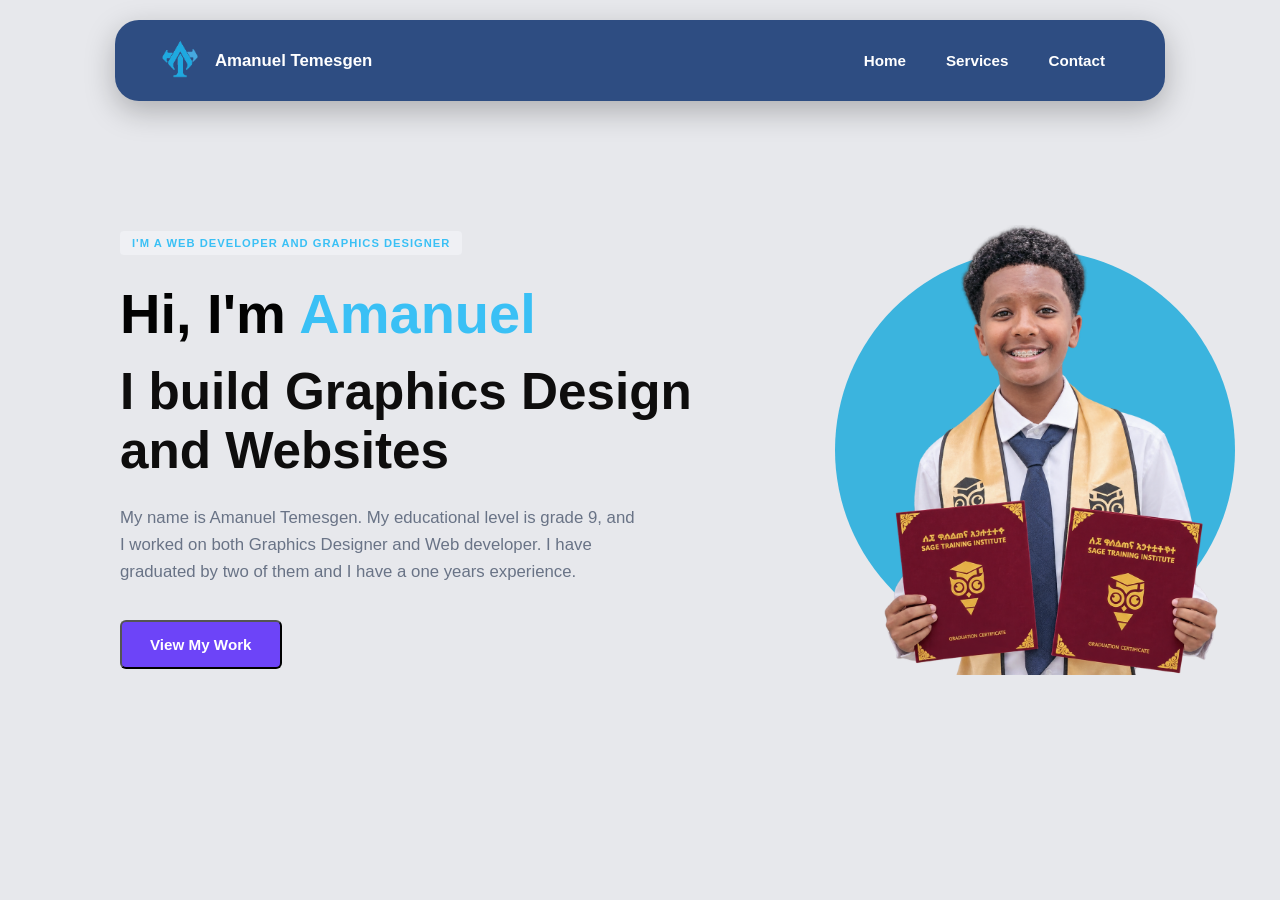
<file: index.html>
<!DOCTYPE html>
<html lang="en">
<head>
    <meta charset="UTF-8">
    <meta name="viewport" content="width=device-width, initial-scale=1.0">
    <title>Amanuel Temesgen</title>
    <link rel="stylesheet" href="autocycle.css">
    <link rel="shortcut icon" href="logo2.gif" type="image/jpg">
    <style>

        * { box-sizing: border-box; margin: 0; padding: 0; }
        body { background-color: #e7e8ec; color: #020202; font-family: 'Segoe UI', sans-serif; display: flex; justify-content: center; align-items: center; min-height: 100vh; padding: 20px; }
        
        /* Main Layout matching the design structure exactly */
        .portfolio-hero { display: flex; width: 100%; max-width: 1200px; align-items: center; justify-content: space-between; gap: 40px; }
        .content-left { flex: 1.2; max-width: 650px; }
        .visual-right { flex: 0.8; display: flex; justify-content: center; position: relative; }

        /* Left side content styles */
        .tag-badge { background-color: #eff0f4; color: #3ac0f5; font-size: 0.7rem; letter-spacing: 1px; font-weight: bold; text-transform: uppercase; padding: 6px 12px; border-radius: 4px; margin-bottom: 25px; display: inline-block; }
        
        h1 { font-size: 3.5rem; font-weight: 700; line-height: 1.2; margin-bottom: 15px; }
        h1 span.name { color: #3ac0f5; }
        
        .sub-headline { font-size: 3.2rem; font-weight: 700; color: #0e0d0d; margin-bottom: 25px; }
        .bio-text { color: #697386; font-size: 1.05rem; line-height: 1.6; margin-bottom: 35px; max-width: 520px; }
        
        /* Button setup (Single view button only) */
        .btn { padding: 14px 28px; border-radius: 6px; font-weight: 600; font-size: 0.95rem; text-decoration: none; display: inline-flex; align-items: center; transition: background 0.2s; background-color: #6d44f8; color: white; }
        .btn:hover { background-color: #3ac0f5; }

        /* Right side skyblue background circle layout */
        .avatar-container { position: relative; width: 450px; height: 450px; display: flex; justify-content: center; align-items: center; }

        .skyblue-glow { 
            position: absolute; 
            width: 400px; 
            height: 400px; 
            background: #28afdd; 
            border-radius: 50%; 
            opacity: 0.9;
            .profile-background {
  background: radial-gradient(circle, #00A8FF 70%, transparent 70%);
  background-size: 100% 100%;
  background-repeat: no-repeat;
  background-position: center;
}
        }
        .profile-img { position: relative; z-index: 2; width: 100%; height: auto; object-fit: contain; }
        @media (max-width: 900px) {
            .portfolio-hero { flex-direction: column; text-align: center; }
            .bio-text { margin: 0 auto 35px auto; }
        }
    </style>
</head>
<body>
    <div style="margin-left: 100px;"font-family: Cambria;>
<section class="portfolio-hero">
        <div class="content-left">
            <span class="tag-badge">I'm a Web Developer and Graphics Designer</span>
            <h1>Hi, I'm <span class="name">Amanuel</span></h1>
            <div class="sub-headline">I build Graphics Design and Websites</div>
            <p class="bio-text">
                My name is Amanuel Temesgen. My educational level is grade 9, and I worked on both Graphics Designer and Web developer. I have graduated by two of them and I have a one years experience.
            </p>
            <div>
                <button type="button" onclick="openPage()"  class="btn">View My Work</button>
                <script>
                    function openPage(){
                        window.location.href="about.html";
                    }
                </script>
            </div>
        </div>
        <div class="visual-right">
            <div class="avatar-container">
                <div class="skyblue-glow"></div>
                <img src="aman.png" alt="Amanuel Temesgen" class="profile-img">
            </div>
        </div>
    </section>
    </section>
    </div>
    <header class="navbar-header">
        <a href="#home" class="brand-logo">
            <span class="logo-icon"><img src="logo2.gif"
            alt="logo"
            width="50"
            height="50"></span> Amanuel Temesgen
        </a>
        <nav>
            <ul class="nav-links">
                <li><a href="index.html">Home</a></li>
                <li><a href="services.html">Services</a></li>
                <li><a href="contact.html">Contact</a></li>
            </ul>
        </nav>
    </header>
</body>
</html>
</file>
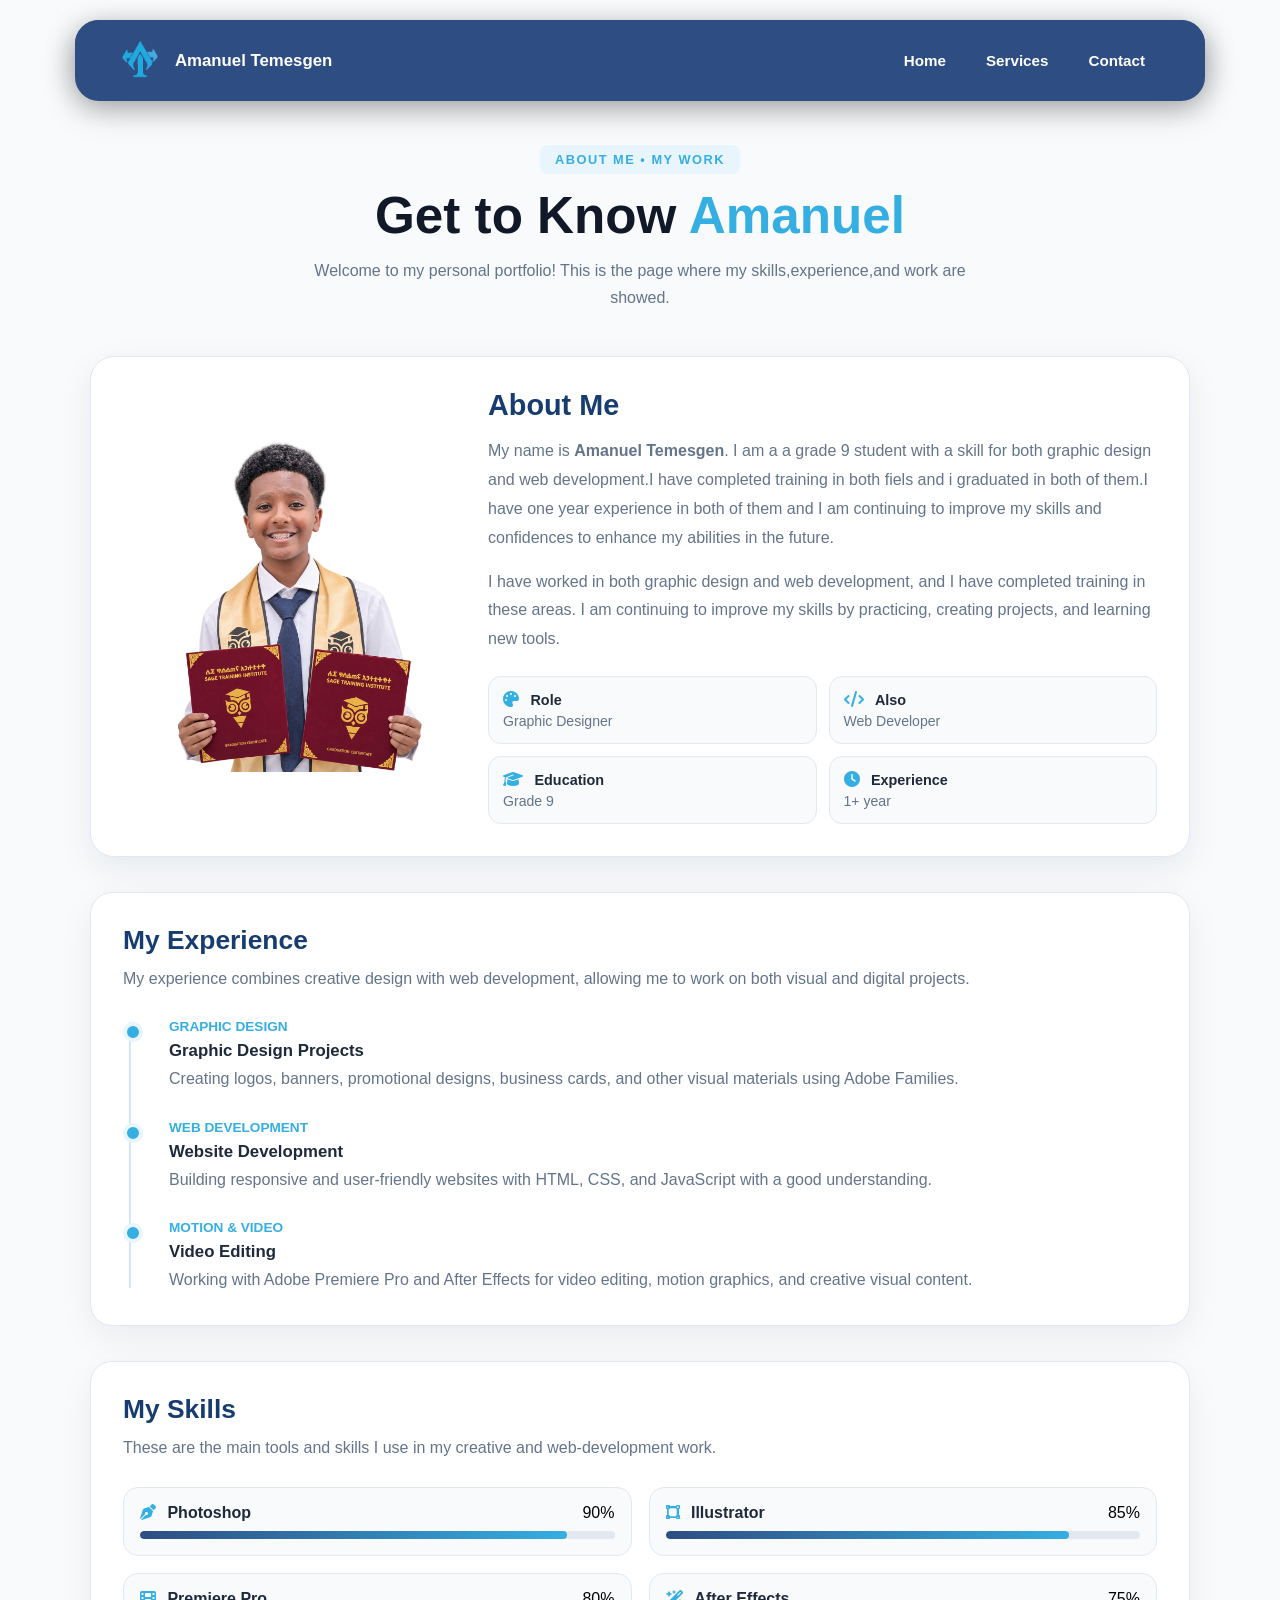
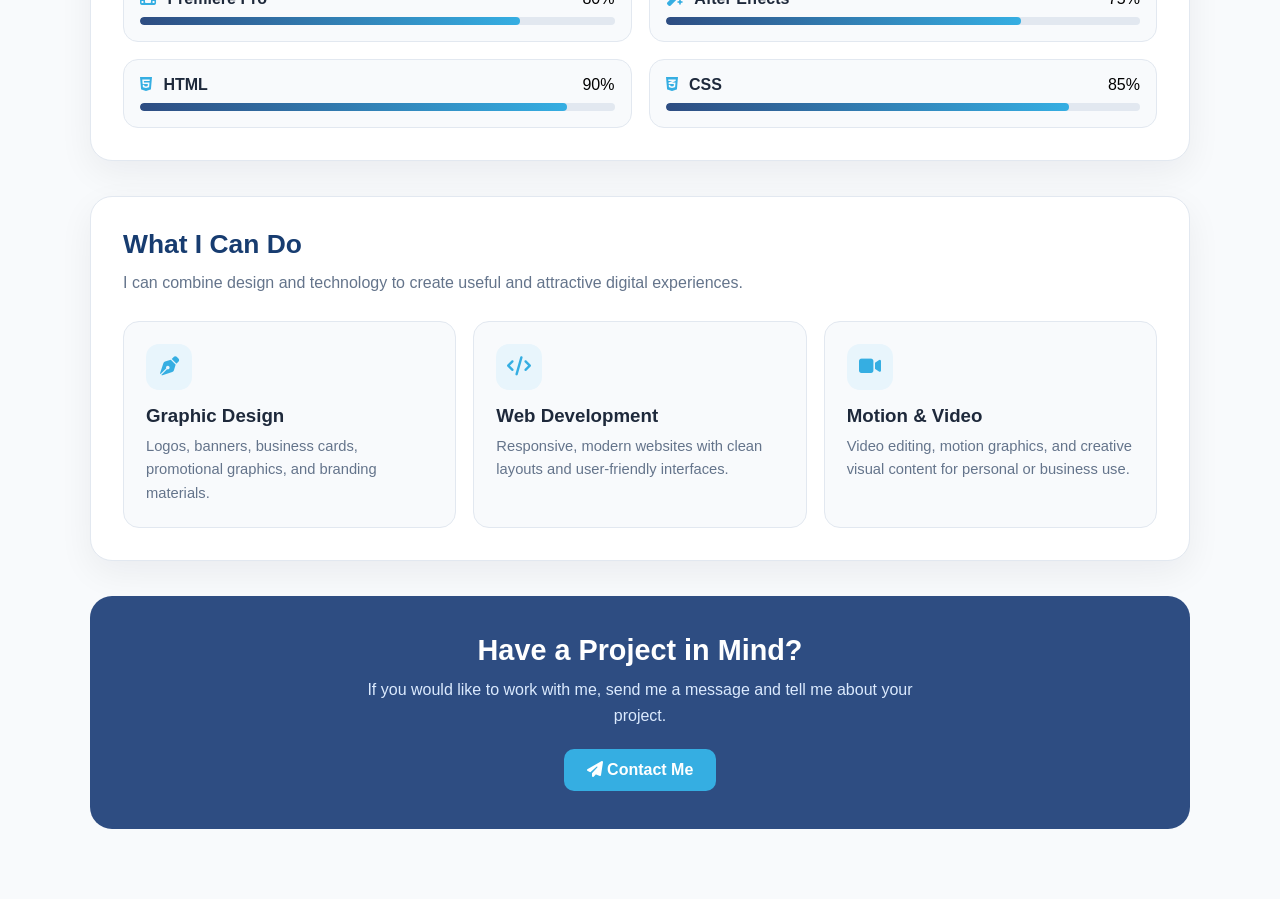
<file: about.html>
<!DOCTYPE html>
<html lang="en">
<head>
    <meta charset="UTF-8">
    <meta name="viewport" content="width=device-width, initial-scale=1.0">
    <title>Amanuel Temesgen</title>
    <title>Amanuel Temesgen</title>
    <link rel="stylesheet" href="autocycle.css">
    <link rel="shortcut icon" href="logo2.gif" type="image/jpg">

    <!-- Keep your existing stylesheet -->
    <link rel="stylesheet" href="autocycle.css">

    <!-- Icons -->
    <link rel="stylesheet"
          href="https://cdnjs.cloudflare.com/ajax/libs/font-awesome/6.5.2/css/all.min.css">

    <style>
        /* =========================
           ABOUT / MY WORK PAGE
           ========================= */

        #about-page {
            background: #f8fafc;
            padding: 145px 7% 70px;
            min-height: 100vh;
            box-sizing: border-box;
        }

        .about-container {
            max-width: 1100px;
            margin: 0 auto;
        }

        .section-heading {
            text-align: center;
            margin-bottom: 45px;
        }

        .section-heading .tag {
            display: inline-block;
            padding: 7px 15px;
            border-radius: 8px;
            background: #e8f5fc;
            color: #35aee2;
            font-size: .8rem;
            font-weight: 700;
            letter-spacing: 1.5px;
            margin-bottom: 12px;
        }

        .section-heading h1 {
            margin: 0 0 12px;
            font-size: clamp(2.1rem, 5vw, 3.2rem);
            color: #111827;
        }

        .section-heading h1 span {
            color: #35aee2;
        }

        .section-heading p {
            max-width: 680px;
            margin: auto;
            color: #64748b;
            line-height: 1.7;
        }

        /* ABOUT INTRO */
        .about-intro {
            display: grid;
            grid-template-columns: 330px 1fr;
            gap: 35px;
            align-items: center;
            background: #ffffff;
            border: 1px solid #e2e8f0;
            border-radius: 24px;
            padding: 32px;
            box-shadow: 0 12px 35px rgba(15, 23, 42, .07);
            margin-bottom: 35px;
        }

        .about-photo {
            width: 100%;
            max-height: 390px;
            object-fit: contain;
            display: block;
            border-radius: 20px;
        }

        .about-content h2 {
            margin: 0 0 15px;
            color: #173c70;
            font-size: 1.8rem;
        }

        .about-content p {
            color: #64748b;
            line-height: 1.8;
            margin: 0 0 15px;
        }

        .quick-info {
            display: grid;
            grid-template-columns: repeat(2, minmax(0, 1fr));
            gap: 12px;
            margin-top: 22px;
        }

        .info-box {
            background: #f8fafc;
            border: 1px solid #e2e8f0;
            border-radius: 13px;
            padding: 14px;
        }

        .info-box i {
            color: #35aee2;
            margin-right: 7px;
        }

        .info-box strong {
            color: #1e293b;
            font-size: .9rem;
        }

        .info-box span {
            display: block;
            color: #64748b;
            margin-top: 4px;
            font-size: .88rem;
        }

        /* COMMON CARD */
        .section-card {
            background: #ffffff;
            border: 1px solid #e2e8f0;
            border-radius: 22px;
            padding: 32px;
            box-shadow: 0 12px 35px rgba(15, 23, 42, .06);
            margin-bottom: 35px;
        }

        .section-card h2 {
            margin: 0 0 9px;
            color: #173c70;
            font-size: 1.65rem;
        }

        .section-card > p {
            margin: 0 0 25px;
            color: #64748b;
            line-height: 1.7;
        }

        /* EXPERIENCE */
        .timeline {
            position: relative;
            padding-left: 28px;
        }

        .timeline::before {
            content: "";
            position: absolute;
            left: 6px;
            top: 5px;
            bottom: 5px;
            width: 2px;
            background: #cfeaf6;
        }

        .timeline-item {
            position: relative;
            padding: 0 0 25px 18px;
        }

        .timeline-item:last-child {
            padding-bottom: 0;
        }

        .timeline-item::before {
            content: "";
            position: absolute;
            left: -28px;
            top: 5px;
            width: 12px;
            height: 12px;
            background: #35aee2;
            border: 4px solid #e8f5fc;
            border-radius: 50%;
        }

        .timeline-item h3 {
            margin: 0 0 5px;
            color: #1e293b;
            font-size: 1.05rem;
        }

        .timeline-item .date {
            display: inline-block;
            color: #35aee2;
            font-size: .85rem;
            font-weight: 700;
            margin-bottom: 7px;
        }

        .timeline-item p {
            margin: 0;
            color: #64748b;
            line-height: 1.65;
        }

        /* SKILLS */
        .skills-grid {
            display: grid;
            grid-template-columns: repeat(2, 1fr);
            gap: 17px;
        }

        .skill {
            padding: 16px;
            border: 1px solid #e2e8f0;
            border-radius: 15px;
            background: #f8fafc;
        }

        .skill-top {
            display: flex;
            justify-content: space-between;
            gap: 10px;
            margin-bottom: 9px;
        }

        .skill-name {
            color: #1e293b;
            font-weight: 700;
        }

        .skill-icon {
            color: #35aee2;
            margin-right: 7px;
        }

        .skill-bar {
            height: 8px;
            background: #e2e8f0;
            border-radius: 20px;
            overflow: hidden;
        }

        .skill-bar span {
            display: block;
            height: 100%;
            background: linear-gradient(90deg, #2e4d82, #35aee2);
            border-radius: 20px;
        }

        /* WHAT I DO */
        .work-grid {
            display: grid;
            grid-template-columns: repeat(3, 1fr);
            gap: 17px;
        }

        .work-card {
            border: 1px solid #e2e8f0;
            border-radius: 16px;
            padding: 22px;
            background: #f8fafc;
            transition: transform .25s ease, box-shadow .25s ease;
        }

        .work-card:hover {
            transform: translateY(-4px);
            box-shadow: 0 10px 24px rgba(15, 23, 42, .09);
        }

        .work-card i {
            width: 46px;
            height: 46px;
            border-radius: 13px;
            display: grid;
            place-items: center;
            background: #e8f5fc;
            color: #35aee2;
            font-size: 1.2rem;
            margin-bottom: 15px;
        }

        .work-card h3 {
            color: #1e293b;
            margin: 0 0 8px;
        }

        .work-card p {
            color: #64748b;
            line-height: 1.6;
            margin: 0;
            font-size: .92rem;
        }

        /* CTA */
        .about-cta {
            text-align: center;
            background: #2e4d82;
            color: white;
            border-radius: 22px;
            padding: 38px 25px;
            margin-top: 10px;
        }

        .about-cta h2 {
            margin: 0 0 10px;
            font-size: 1.8rem;
        }

        .about-cta p {
            margin: 0 auto 20px;
            max-width: 600px;
            color: #dbeafe;
            line-height: 1.6;
        }

        .contact-btn {
            display: inline-block;
            background: #35aee2;
            color: white;
            text-decoration: none;
            padding: 12px 23px;
            border-radius: 10px;
            font-weight: 700;
            transition: transform .2s, background .2s;
        }

        .contact-btn:hover {
            background: #2298cb;
            transform: translateY(-2px);
        }

        /* MOBILE */
        @media (max-width: 800px) {
            #about-page {
                padding: 130px 20px 55px;
            }

            .about-intro {
                grid-template-columns: 1fr;
            }

            .about-photo {
                max-height: 330px;
            }

            .work-grid {
                grid-template-columns: 1fr;
            }
        }

        @media (max-width: 600px) {
            .section-card,
            .about-intro {
                padding: 23px;
                border-radius: 17px;
            }

            .quick-info,
            .skills-grid {
                grid-template-columns: 1fr;
            }
        }
    </style>
</head>

<body>

    <!-- NAVIGATION -->
    <header class="navbar-header">
        <a href="index.html" class="brand-logo">
            <span class="logo-icon">♢</span>
            Amanuel Temesgen
        </a>

        <ul class="nav-links">
            <li><a href="index.html">Home</a></li>
            <li><a href="services.html">Services</a></li>
            <li><a href="contact.html">Contact</a></li>
        </ul>
    </header>

    <main id="about-page">
        <div class="about-container">

            <!-- PAGE INTRO -->
            <div class="section-heading">
                <div class="tag">ABOUT ME • MY WORK</div>
                <h1>Get to Know <span>Amanuel</span></h1>
                <p>
                    Welcome to my personal portfolio! This is the page where my skills,experience,and work are showed.
                </p>
            </div>

            <!-- ABOUT ME -->
            <section class="about-intro">
                <div>
                    <!-- Keep aman.png in the same folder as this HTML file -->
                    <img class="about-photo" src="aman.png"
                         alt="Amanuel Temesgen">
                </div>

                <div class="about-content">
                    <h2>About Me</h2>

                    <p>
                        My name is <strong>Amanuel Temesgen</strong>. I am a
                        a grade 9 student with a skill for both graphic design and web development.I have completed training in both fiels and i graduated in both of them.I have one year experience in both of them and I am continuing to improve my skills and confidences to enhance my abilities in the future.
                    </p>

                    <p>
                        I have worked in both graphic design and web
                        development, and I have completed training in these
                        areas. I am continuing to improve my skills by
                        practicing, creating projects, and learning new tools.
                    </p>

                    <div class="quick-info">
                        <div class="info-box">
                            <i class="fa-solid fa-palette"></i>
                            <strong>Role</strong>
                            <span>Graphic Designer</span>
                        </div>

                        <div class="info-box">
                            <i class="fa-solid fa-code"></i>
                            <strong>Also</strong>
                            <span>Web Developer</span>
                        </div>

                        <div class="info-box">
                            <i class="fa-solid fa-graduation-cap"></i>
                            <strong>Education</strong>
                            <span>Grade 9</span>
                        </div>

                        <div class="info-box">
                            <i class="fa-solid fa-clock"></i>
                            <strong>Experience</strong>
                            <span>1+ year</span>
                        </div>
                    </div>
                </div>
            </section>

            <!-- EXPERIENCE -->
            <section class="section-card">
                <h2>My Experience</h2>
                <p>
                    My experience combines creative design with web
                    development, allowing me to work on both visual and
                    digital projects.
                </p>

                <div class="timeline">

                    <div class="timeline-item">
                        <span class="date">GRAPHIC DESIGN</span>
                        <h3>Graphic Design Projects</h3>
                        <p>
                            Creating logos, banners, promotional designs,
                            business cards, and other visual materials using
                            Adobe Families.
                        </p>
                    </div>

                    <div class="timeline-item">
                        <span class="date">WEB DEVELOPMENT</span>
                        <h3>Website Development</h3>
                        <p>
                            Building responsive and user-friendly websites
                            with HTML, CSS, and JavaScript with a good understanding.
                        </p>
                    </div>

                    <div class="timeline-item">
                        <span class="date">MOTION & VIDEO</span>
                        <h3>Video Editing</h3>
                        <p>
                            Working with Adobe Premiere Pro and After Effects
                            for video editing, motion graphics, and creative
                            visual content.
                        </p>
                    </div>

                </div>
            </section>

            <!-- SKILLS -->
            <section class="section-card">
                <h2>My Skills</h2>
                <p>
                    These are the main tools and skills I use in my creative
                    and web-development work.
                </p>

                <div class="skills-grid">

                    <div class="skill">
                        <div class="skill-top">
                            <span class="skill-name">
                                <i class="fa-solid fa-pen-nib skill-icon"></i>
                                Photoshop
                            </span>
                            <span>90%</span>
                        </div>
                        <div class="skill-bar"><span style="width:90%"></span></div>
                    </div>

                    <div class="skill">
                        <div class="skill-top">
                            <span class="skill-name">
                                <i class="fa-solid fa-vector-square skill-icon"></i>
                                Illustrator
                            </span>
                            <span>85%</span>
                        </div>
                        <div class="skill-bar"><span style="width:85%"></span></div>
                    </div>

                    <div class="skill">
                        <div class="skill-top">
                            <span class="skill-name">
                                <i class="fa-solid fa-film skill-icon"></i>
                                Premiere Pro
                            </span>
                            <span>80%</span>
                        </div>
                        <div class="skill-bar"><span style="width:80%"></span></div>
                    </div>

                    <div class="skill">
                        <div class="skill-top">
                            <span class="skill-name">
                                <i class="fa-solid fa-wand-magic-sparkles skill-icon"></i>
                                After Effects
                            </span>
                            <span>75%</span>
                        </div>
                        <div class="skill-bar"><span style="width:75%"></span></div>
                    </div>

                    <div class="skill">
                        <div class="skill-top">
                            <span class="skill-name">
                                <i class="fa-brands fa-html5 skill-icon"></i>
                                HTML
                            </span>
                            <span>90%</span>
                        </div>
                        <div class="skill-bar"><span style="width:90%"></span></div>
                    </div>

                    <div class="skill">
                        <div class="skill-top">
                            <span class="skill-name">
                                <i class="fa-brands fa-css3-alt skill-icon"></i>
                                CSS
                            </span>
                            <span>85%</span>
                        </div>
                        <div class="skill-bar"><span style="width:85%"></span></div>
                    </div>

                </div>
            </section>

            <!-- WHAT I CAN DO -->
            <section class="section-card">
                <h2>What I Can Do</h2>
                <p>
                    I can combine design and technology to create useful and
                    attractive digital experiences.
                </p>

                <div class="work-grid">

                    <div class="work-card">
                        <i class="fa-solid fa-pen-nib"></i>
                        <h3>Graphic Design</h3>
                        <p>
                            Logos, banners, business cards, promotional
                            graphics, and branding materials.
                        </p>
                    </div>

                    <div class="work-card">
                        <i class="fa-solid fa-code"></i>
                        <h3>Web Development</h3>
                        <p>
                            Responsive, modern websites with clean layouts
                            and user-friendly interfaces.
                        </p>
                    </div>

                    <div class="work-card">
                        <i class="fa-solid fa-video"></i>
                        <h3>Motion & Video</h3>
                        <p>
                            Video editing, motion graphics, and creative
                            visual content for personal or business use.
                        </p>
                    </div>

                </div>
            </section>

            <!-- CTA -->
            <section class="about-cta">
                <h2>Have a Project in Mind?</h2>
                <p>
                    If you would like to work with me, send me a message and
                    tell me about your project.
                </p>
                <a class="contact-btn" href="contact.html">
                    <i class="fa-solid fa-paper-plane"></i>
                    Contact Me
                </a>
            </section>

        </div>
    </main>
 <header class="navbar-header">
        <a href="#home" class="brand-logo">
            <span class="logo-icon"><img src="logo2.gif"
            alt="logo"
            width="50"
            height="50"></span> Amanuel Temesgen
        </a>
        <nav>
            <ul class="nav-links">
                <li><a href="index.html">Home</a></li>
                <li><a href="services.html">Services</a></li>
                <li><a href="contact.html">Contact</a></li>
            </ul>
        </nav>
        
    </header>
</body>
</html>
</file>
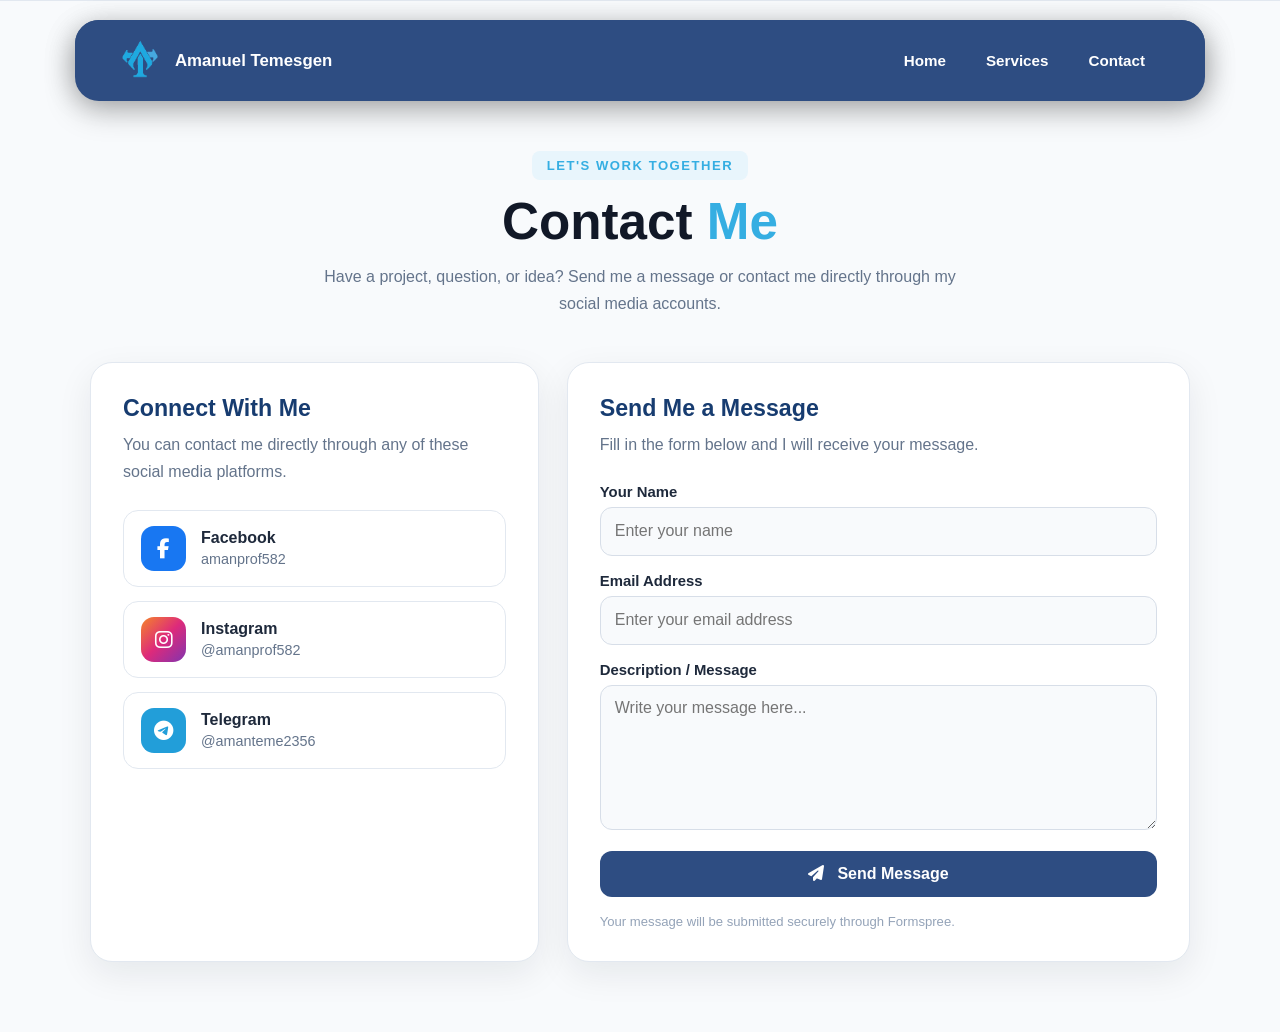
<file: contact.html>
<!DOCTYPE html>
<html lang="en">
<head>
    <meta charset="UTF-8">
    <meta name="viewport" content="width=device-width, initial-scale=1.0">
    <title>Amanuel Temesgen</title>

    <!-- Your existing site CSS -->
    <link rel="stylesheet" href="autocycle.css">

    <!-- Social icons -->
    <link rel="stylesheet"
          href="https://cdnjs.cloudflare.com/ajax/libs/font-awesome/6.5.2/css/all.min.css">

    <style>
        /* CONTACT PAGE */
        #contact {
            min-height: 100vh;
            padding: 150px 7% 70px;
            box-sizing: border-box;
            background: #f8fafc;
        }

        .contact-wrapper {
            max-width: 1100px;
            margin: 0 auto;
        }

        .contact-heading {
            text-align: center;
            margin-bottom: 45px;
        }

        .contact-heading .small-title {
            display: inline-block;
            padding: 7px 15px;
            border-radius: 8px;
            background: #e8f5fc;
            color: #35aee2;
            font-size: 0.82rem;
            font-weight: 700;
            letter-spacing: 1.5px;
            margin-bottom: 12px;
        }

        .contact-heading h1 {
            margin: 0 0 12px;
            color: #111827;
            font-size: clamp(2rem, 5vw, 3.2rem);
        }

        .contact-heading h1 span {
            color: #35aee2;
        }

        .contact-heading p {
            max-width: 650px;
            margin: 0 auto;
            color: #64748b;
            line-height: 1.7;
            font-size: 1rem;
        }

        .contact-grid {
            display: grid;
            grid-template-columns: 0.9fr 1.25fr;
            gap: 28px;
            align-items: stretch;
        }

        .social-panel,
        .form-panel {
            background: #ffffff;
            border: 1px solid #e2e8f0;
            border-radius: 22px;
            padding: 32px;
            box-shadow: 0 12px 35px rgba(15, 23, 42, 0.08);
        }

        .social-panel h2,
        .form-panel h2 {
            margin: 0 0 10px;
            color: #173c70;
            font-size: 1.45rem;
        }

        .panel-description {
            color: #64748b;
            line-height: 1.65;
            margin: 0 0 25px;
        }

        .social-list {
            display: flex;
            flex-direction: column;
            gap: 14px;
        }

        .social-link {
            display: flex;
            align-items: center;
            gap: 15px;
            padding: 15px 17px;
            border: 1px solid #e2e8f0;
            border-radius: 15px;
            text-decoration: none;
            color: #1e293b;
            background: #ffffff;
            transition: transform .25s ease, box-shadow .25s ease, border-color .25s ease;
        }

        .social-link:hover {
            transform: translateY(-3px);
            box-shadow: 0 8px 22px rgba(15, 23, 42, .10);
        }

        .social-icon {
            width: 45px;
            height: 45px;
            border-radius: 13px;
            display: grid;
            place-items: center;
            color: #ffffff;
            font-size: 1.25rem;
            flex-shrink: 0;
        }

        .facebook .social-icon { background: #1877f2; }
        .instagram .social-icon {
            background: linear-gradient(135deg, #f58529, #dd2a7b, #8134af);
        }
        .telegram .social-icon { background: #229ed9; }

        .social-text strong {
            display: block;
            font-size: 1rem;
            margin-bottom: 3px;
        }

        .social-text span {
            color: #64748b;
            font-size: .9rem;
        }

        .contact-form {
            display: flex;
            flex-direction: column;
            gap: 17px;
        }

        .field label {
            display: block;
            margin-bottom: 7px;
            color: #1e293b;
            font-weight: 600;
            font-size: .93rem;
        }

        .field input,
        .field textarea {
            width: 100%;
            box-sizing: border-box;
            border: 1px solid #d7dee8;
            border-radius: 12px;
            padding: 13px 14px;
            font: inherit;
            color: #1e293b;
            background: #f8fafc;
            outline: none;
            transition: border-color .2s, box-shadow .2s, background .2s;
        }

        .field input {
            height: 49px;
        }

        .field textarea {
            min-height: 145px;
            resize: vertical;
        }

        .field input:focus,
        .field textarea:focus {
            background: #ffffff;
            border-color: #35aee2;
            box-shadow: 0 0 0 3px rgba(53, 174, 226, .14);
        }

        .send-button {
            border: 0;
            border-radius: 12px;
            padding: 14px 22px;
            background: #2e4d82;
            color: #ffffff;
            font: inherit;
            font-weight: 700;
            cursor: pointer;
            transition: transform .2s ease, background .2s ease, box-shadow .2s ease;
        }

        .send-button:hover {
            background: #35aee2;
            transform: translateY(-2px);
            box-shadow: 0 8px 20px rgba(46, 77, 130, .20);
        }

        .send-note {
            margin: 0;
            color: #94a3b8;
            font-size: .82rem;
        }

        @media (max-width: 800px) {
            #contact {
                padding: 130px 20px 55px;
            }

            .contact-grid {
                grid-template-columns: 1fr;
            }

            .social-panel,
            .form-panel {
                padding: 24px;
            }
        }

        @media (max-width: 600px) {
            .contact-heading h1 {
                font-size: 2.2rem;
            }

            .social-panel,
            .form-panel {
                border-radius: 17px;
            }
        }
    </style>
</head>

<body>

    <!-- SAME NAVIGATION STYLE AS YOUR OTHER PAGES -->
    <header class="navbar-header">
        <a href="index.html" class="brand-logo">
            <span class="logo-icon">♢</span>
            Amanuel Temesgen
        </a>

        <ul class="nav-links">
            <li><a href="index.html">Home</a></li>
            <li><a href="services.html">Services</a></li>
            <li><a href="contact.html">Contact</a></li>
        </ul>
    </header>

    <main id="contact">
        <div class="contact-wrapper">

            <div class="contact-heading">
                <div class="small-title">LET'S WORK TOGETHER</div>
                <h1>Contact <span>Me</span></h1>
                <p>
                    Have a project, question, or idea? Send me a message or
                    contact me directly through my social media accounts.
                </p>
            </div>

            <div class="contact-grid">

                <!-- SOCIAL MEDIA -->
                <section class="social-panel">
                    <h2>Connect With Me</h2>
                    <p class="panel-description">
                        You can contact me directly through any of these social
                        media platforms.
                    </p>

                    <div class="social-list">

                        <a class="social-link facebook"
                           href="https://www.facebook.com/amanprof582"
                           target="_blank" rel="noopener noreferrer">
                            <div class="social-icon">
                                <i class="fa-brands fa-facebook-f"></i>
                            </div>
                            <div class="social-text">
                                <strong>Facebook</strong>
                                <span>amanprof582</span>
                            </div>
                        </a>

                        <a class="social-link instagram"
                           href="https://www.instagram.com/amanprof582/"
                           target="_blank" rel="noopener noreferrer">
                            <div class="social-icon">
                                <i class="fa-brands fa-instagram"></i>
                            </div>
                            <div class="social-text">
                                <strong>Instagram</strong>
                                <span>@amanprof582</span>
                            </div>
                        </a>

                        <a class="social-link telegram"
                           href="https://t.me/amanteme2356"
                           target="_blank" rel="noopener noreferrer">
                            <div class="social-icon">
                                <i class="fa-brands fa-telegram"></i>
                            </div>
                            <div class="social-text">
                                <strong>Telegram</strong>
                                <span>@amanteme2356</span>
                            </div>
                        </a>

                    </div>
                </section>

                <!-- CONTACT FORM -->
                <section class="form-panel">
                    <h2>Send Me a Message</h2>
                    <p class="panel-description">
                        Fill in the form below and I will receive your message.
                    </p>

                    <form class="contact-form"
                          action="https://formspree.io/f/mbglvbzb"
                          method="POST">

                        <div class="field">
                            <label for="name">Your Name</label>
                            <input id="name" name="name" type="text"
                                   placeholder="Enter your name" required>
                        </div>

                        <div class="field">
                            <label for="email">Email Address</label>
                            <input id="email" name="email" type="email"
                                   placeholder="Enter your email address" required>
                        </div>

                        <div class="field">
                            <label for="message">Description / Message</label>
                            <textarea id="message" name="message"
                                      placeholder="Write your message here..."
                                      required></textarea>
                        </div>

                        <input type="hidden" name="_subject"
                               value="New Contact Message - Amanuel Temesgen">

                        <button class="send-button" type="submit">
                            <i class="fa-solid fa-paper-plane"></i>
                            &nbsp; Send Message
                        </button>

                        <p class="send-note">
                            Your message will be submitted securely through Formspree.
                        </p>
                    </form>
                </section>

            </div>
        </div>
    </main>
 <header class="navbar-header">
        <a href="#home" class="brand-logo">
            <span class="logo-icon"><img src="logo2.gif"
            alt="logo"
            width="50"
            height="50"></span> Amanuel Temesgen
        </a>
        <nav>
            <ul class="nav-links">
                <li><a href="index.html">Home</a></li>
                <li><a href="services.html">Services</a></li>
                <li><a href="contact.html">Contact</a></li>
            </ul>
        </nav>
        
    </header>
</body>
</html>
</file>
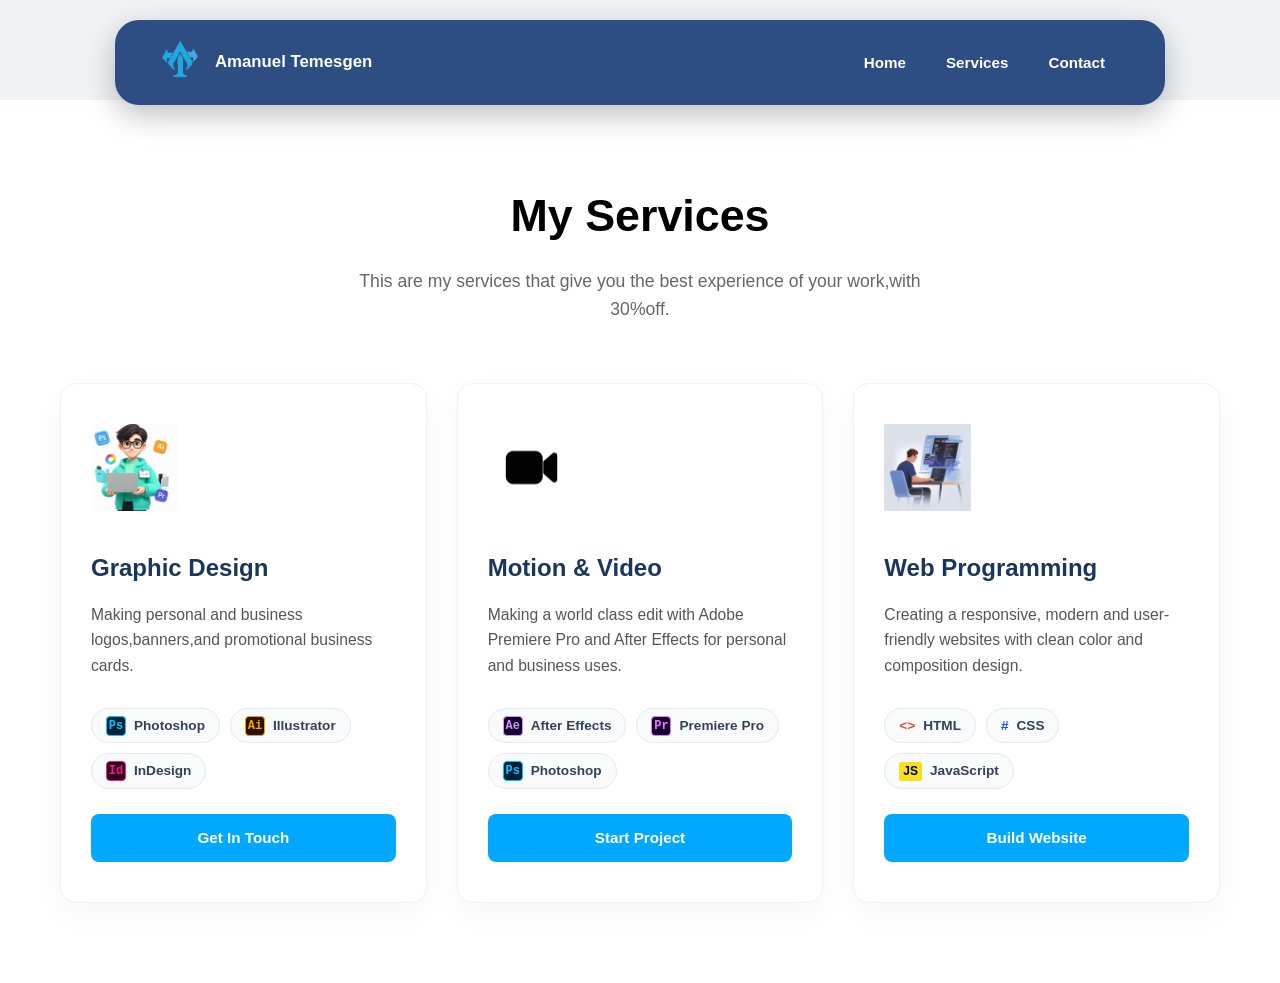
<file: services.html>
<!DOCTYPE html>
<html lang="en">
<head>
    <meta charset="UTF-8">
    <meta name="viewport" content="width=device-width, initial-scale=1.0">
    <title>Amanuel Temesgen</title>
    <link rel="stylesheet" href="autocycle.css">
    <link rel="shortcut icon" href="logo2.gif" type="image/jpg">
</head>
<body>
    <style>
    /* Reset & Base Styles */
    * {
      margin: 0;
      padding: 0;
      box-sizing: border-box;
    }

    body {
      font-family: 'Segoe UI', Tahoma, Geneva, Verdana, sans-serif;
      background-color: #ffffff; /* Clean pure white background */
      color: #333333;
      line-height: 1.6;
    }

    /* Section Container with Requested 100px Margin Top */
    .services-section {
      margin-top: 100px;
      padding: 80px 20px;
      max-width: 1200px;
      margin-left: auto;
      margin-right: auto;
    }

    /* Section Header */
    .services-header {
      text-align: center;
      margin-bottom: 60px;
    }

    .services-header h2 {
      font-size: 2.8rem;
      color: #000000; /* Elegant deep blue to match your top navigation bar */
      margin-bottom: 15px;
      font-weight: 700;
    }

    .services-header p {
      font-size: 1.1rem;
      color: #666666;
      max-width: 600px;
      margin: 0 auto;
    }

    /* Grid Layout */
    .services-grid {
      display: grid;
      grid-template-columns: repeat(auto-fit, minmax(320px, 1fr));
      gap: 30px;
    }

    /* Modern Minimalist Cards */
    .service-card {
      background: #ffffff;
      padding: 40px 30px;
      border-radius: 16px;
      border: 1px solid #eef2f7;
      box-shadow: 0 10px 30px rgba(0, 0, 0, 0.04); /* Soft premium shadow drop */
      transition: all 0.4s cubic-bezier(0.165, 0.84, 0.44, 1);
      display: flex;
      flex-direction: column;
      height: 100%;
    }

    /* Smooth Hover Transitions */
    .service-card:hover {
      transform: translateY(-8px);
      border-color: #00A8FF; /* Sky blue border on hover */
      box-shadow: 0 20px 40px rgba(0, 168, 255, 0.15); /* Glowing sky blue shadow */
    }

    /* Card Details */
    .card-icon {
      font-size: 2.5rem;
      margin-bottom: 20px;
      display: inline-block;
    }

    .service-card h3 {
      font-size: 1.5rem;
      color: #1a365d;
      margin-bottom: 15px;
      font-weight: 600;
    }

    .service-card p {
      color: #555555;
      font-size: 0.98rem;
      margin-bottom: 30px;
      flex-grow: 1; /* Pushes badges & buttons straight to the card floor */
    }

    /* Skills & Software Tags Container */
    .tech-badges {
      display: flex;
      flex-wrap: wrap;
      gap: 10px;
      margin-bottom: 25px;
      align-items: center;
    }

    /* General Badge Layout */
    .tech-badge {
      display: inline-flex;
      align-items: center;
      gap: 8px;
      background-color: #f8fafc;
      border: 1px solid #e2e8f0;
      padding: 6px 14px;
      border-radius: 30px;
      font-size: 0.85rem;
      font-weight: 600;
      color: #334155;
    }

    /* Styled Micro-Logos for Creative Software */
    .adobe-logo {
      display: inline-block;
      width: 20px;
      height: 20px;
      line-height: 18px;
      text-align: center;
      border-radius: 4px;
      font-family: 'Consolas', monospace;
      font-size: 0.75rem;
      font-weight: 900;
      color: #ffffff;
    }
    
    .logo-ps { background-color: #001e36; border: 1px solid #00c8ff; color: #00c8ff; }
    .logo-ai { background-color: #261300; border: 1px solid #ff9a00; color: #ff9a00; }
    .logo-id { background-color: #2b0018; border: 1px solid #ff1493; color: #ff1493; }
    .logo-ae { background-color: #120026; border: 1px solid #d394ff; color: #d394ff; }
    .logo-pr { background-color: #15002b; border: 1px solid #ea77ff; color: #ea77ff; }

    /* Web Development Tech Logotypes */
    .web-logo {
      font-weight: 800;
      font-family: Arial, sans-serif;
      font-size: 0.85rem;
    }
    .logo-html { color: #e34c26; }
    .logo-css { color: #264de4; }
    .logo-js { background-color: #f7df1e; color: #000000; padding: 0 4px; border-radius: 2px; font-size: 0.75rem; font-weight: 900; }

    /* Call To Action Buttons (Sky Blue) */
    .service-btn {
      display: inline-block;
      text-align: center;
      background-color: #00A8FF; /* Sky blue matching your logo */
      color: #ffffff;
      padding: 12px 24px;
      border-radius: 8px;
      text-decoration: none;
      font-weight: 600;
      font-size: 0.95rem;
      transition: background-color 0.3s ease;
    }

    .service-btn:hover {
      background-color: #008cd4; /* Darker sky blue accent when hovered */
    }

    /* Click Active State */
    .service-btn:active {
      background-color: #0073b0; /* Even deeper blue when clicked */
    }

    /* Mobile Responsive Tweak */
    @media (max-width: 768px) {
      .services-header h2 {
        font-size: 2.2rem;
      }
      .services-section {
        margin-top: 60px; /* Adjusted smaller top spacing for mobile layouts */
      }
    }
  </style>
</head>
<body>

  <section class="services-section">
    <div class="services-header">
      <h2>My Services</h2>
      <p>This are my services that give you the best experience of your work,with 30%off.</p>
    </div>

    <div class="services-grid">
      <!-- Card 1: Graphic Design -->
      <div class="service-card">
        <div class="card-icon"><img src="_3D Graphic Designer Setup with Adobe Tools _ Creative Life Aesthetic_.jpg" alt="Graphic Design" width="87" height="87"></div>
        <h3>Graphic Design</h3>
        <p>Making personal and business logos,banners,and promotional business cards.</p>
        <div class="tech-badges">
          <div class="tech-badge"><span class="adobe-logo logo-ps">Ps</span> Photoshop</div>
          <div class="tech-badge"><span class="adobe-logo logo-ai">Ai</span> Illustrator</div>
          <div class="tech-badge"><span class="adobe-logo logo-id">Id</span> InDesign</div>
        </div>
        <a href="#contact" class="service-btn">Get In Touch</a>
      </div>

      <!-- Card 2: Motion Graphics -->
      <div class="service-card">
        <div class="card-icon"><img src="Camara Video Icon.jpg" alt="Graphic Design" width="87" height="87"></div>
        <h3>Motion & Video</h3>
        <p>Making a world class edit with Adobe Premiere Pro and After Effects for personal and business uses.</p>
        <div class="tech-badges">
          <div class="tech-badge"><span class="adobe-logo logo-ae">Ae</span> After Effects</div>
          <div class="tech-badge"><span class="adobe-logo logo-pr">Pr</span> Premiere Pro</div>
          <div class="tech-badge"><span class="adobe-logo logo-ps">Ps</span> Photoshop</div>
        </div>
        <a href="#contact" class="service-btn">Start Project</a>
      </div>

      <!-- Card 3: Web Programming -->
      <div class="service-card">
        <div class="card-icon"><img src="download.jpg" alt="Graphic Design" width="87" height="87"></div>
        <h3>Web Programming</h3>
        <p>Creating a responsive, modern and user-friendly websites with clean color and composition design.</p>
        <div class="tech-badges">
          <div class="tech-badge"><span class="web-logo logo-html">&lt;&gt;</span> HTML</div>
          <div class="tech-badge"><span class="web-logo logo-css">#</span> CSS</div>
          <div class="tech-badge"><span class="web-logo logo-js">JS</span> JavaScript</div>
        </div>
        <a href="#contact" class="service-btn">Build Website</a>
      </div>
    </div>
  </section>
    <header class="navbar-header">
        <a href="#home" class="brand-logo">
            <span class="logo-icon"><img src="logo2.gif"
            alt="logo"
            width="50"
            height="50"></span> Amanuel Temesgen
        </a>
        <nav>
            <ul class="nav-links">
                <li><a href="index.html">Home</a></li>
                <li><a href="services.html">Services</a></li>
                <li><a href="contact.html">Contact</a></li>
            </ul>
        </nav>
        
    </header>

</body>
</html>
</file>
<file: autocycle.css>
html {
    scroll-behavior: smooth;
    font-family: 'Segoe UI', Tahoma, Geneva, Verdana, sans-serif;
    margin: 0;
    padding: 0;
    background-color: #f0f2f5;
}

body {
    margin: 0;
    padding: 0;
}
.navbar-header {
    margin-bottom: 300px;
    position: fixed;
    top: 20px;
    left: 50%;
    transform: translateX(-50%);
    width: 85%;
    max-width: 1050px;
    background-color: #2e4d82; 
    padding: 14px 40px;
    border-radius: 24px;
    display: flex;
    justify-content: space-between;
    align-items: center;
    box-shadow: 0 10px 30px rgba(0, 0, 0, 0.25);
    z-index: 99999; 
}
.brand-logo {
    color: #ffffff;
    text-decoration: none;
    font-weight: bold;
    font-size: 1.05rem;
    display: flex;
    align-items: center;
    gap: 10px;
}

.logo-icon {
    color: #4da3ff;
    font-size: 0.95rem;
}


.nav-links {
    margin-bottom: 100px;
    display: flex;
    list-style: none; 
    margin: 0;
    padding: 0;
}

.nav-links li {
    position: relative; 
    padding: 10px 20px;
    cursor: pointer;
    z-index: 2; 
}

.nav-links li a {
    color: #ffffff;
    text-decoration: none;
    font-weight: bold;
    font-size: 0.95rem;
    transition: color 0.5s ease;
}

.nav-links li::after {
    content: '';
    background-color: rgb(76, 180, 235) ;
    width: 100%;
    height: 100%;
    border-radius: 30px;
    position: absolute;
    top: 100%; 
    left: 50%;
    transform: translate(-50%, -50%);
    opacity: 0;
    z-index: -1; 
    transition: top 0.5s ease, opacity 0.5s ease;
}

.nav-links li:hover::after {
    top: 50%; 
    opacity: 1;
}

.nav-links li:hover a {
    color: #ffffff; 
}
.page-section {
    min-height: 100vh;
    box-sizing: border-box;
}

#home { background-color: #f0f2f5; }
#about { background-color: #ffffff; border-top: 1px solid #e2e8f0; }
#services { background-color: #f8fafc; border-top: 1px solid #e2e8f0; }
#track { background-color: #ffffff; border-top: 1px solid #e2e8f0; }
#contact { background-color: #f8fafc; border-top: 1px solid #e2e8f0; }
.text{
    margin-top: 100px;
}
.textabout{
    margin-top: 40px;
}
.heading{
    margin-top: 100px;
}

*{
    margin: 0;
    padding:0;
}
.footer{
    background:  rgb(6, 29, 56);
    color: #ffffff;
    width: 100%;                  
    box-sizing: border-box;       
    
    display: flex;
    justify-content: space-around;
    align-items: flex-start;
    
    padding: 40px 20px;
    margin: 0;             
}
.footer2{   
 flex: 1;
  text-align: center;             
}
.footer3{
 margin-bottom: 15px;
  font-size: 19px;
}
.footer p{
  margin: 8px ;
  font-size: 19px;
  opacity: 0.8; 
}
.link{
    background-color: rgb(6, 29, 56);
    font-size: 20px;
    font-family: Cambria;
    color:#7c7777;
}
.text-line {
    order: 2;
    margin-top: 130px;
}
.image-line {
    order: 1; 
}
.new{
  width: 100%;
  max-width: 600px; 
  margin: 0 auto;
  box-sizing: border-box;
}
.new-image{
  width: 100%;
  height: auto;
  display: block;
}
.newx{
  width: 100%;
  margin: 15px 0 0 0; 
  padding: 0; 
  text-align: justify; 
  box-sizing: border-box;
}
.div{
    background: white;
    color: #7c7777;
    width: 100%;                  
    box-sizing: border-box;       
    
    display: flex;
    justify-content: space-around;
    align-items: flex-start;
    
    padding: 40px 20px;
    margin: 0;             
}
.div2{   
  text-align: center;   
  font-size: 30px;          
}
.div3{
 margin-bottom: 15px;
  font-size: 19px;
}
.div p{
  margin: 8px ;
  font-size: 19px;
  opacity: 0.8; 
}
  footer {
            background-color: var(--primary);
            color: #94A3B8;
            padding: 4rem 2rem;
            border-top: 1px solid #1E293B;
        }

        .footer-container {
            max-width: 1200px;
            margin: 0 auto;
            display: grid;
            grid-template-columns: repeat(auto-fit, minmax(200px, 1fr));
            gap: 3rem;
        }

        .footer-col h4 {
            color: var(--white);
            font-size: 1rem;
            margin-bottom: 1.25rem;
            font-weight: 600;
        }

        .footer-col ul {
            list-style: none;
        }

        .footer-col ul li {
            margin-bottom: 0.75rem;
        }

        .footer-col a {
            color: #94A3B8;
            text-decoration: none;
            font-size: 0.9rem;
            transition: color 0.2s;
        }

        .footer-col a:hover {
            color: var(--white);
        }

        .footer-bottom {
            max-width: 1200px;
            margin: 3rem auto 0 auto;
            padding-top: 2rem;
            border-top: 1px solid #1E293B;
            text-align: center;
            font-size: 0.85rem;
        }
        .hero-container {
  display: flex;
  align-items: center;
  justify-content: space-between;
  background-color: #0b0c10; /* Dark Mode Background */
  color: #ffffff;
  padding: 4rem 8%;
  min-height: 80vh;
}

/* Text Styling */
.hero-text {
  flex: 1;
  max-width: 50%;
}
.highlight {
  color: #a855f7; /* Purple accent color */
}

/* Right Side Image & Overlapping Circle Style */
.hero-visual {
  flex: 1;
  position: relative;
  display: flex;
  justify-content: center;
  align-items: flex-end; /* Aligns image to the bottom */
  height: 450px;
}

/* The Purple Background Circle */
.circle-bg {
  position: absolute;
  width: 350px;
  height: 350px;
  background: linear-gradient(135deg, #6366f1, #a855f7); /* Vibrant gradient */
  border-radius: 50%;
  bottom: 50px; /* Positioned slightly up from the image base */
  z-index: 1;
}

/* The Cutout Image Layered on Top */
.profile-img {
  position: relative;
  height: 100%;
  object-fit: contain;
  z-index: 2; /* Forces the image in front of the circle */
}
</file>
